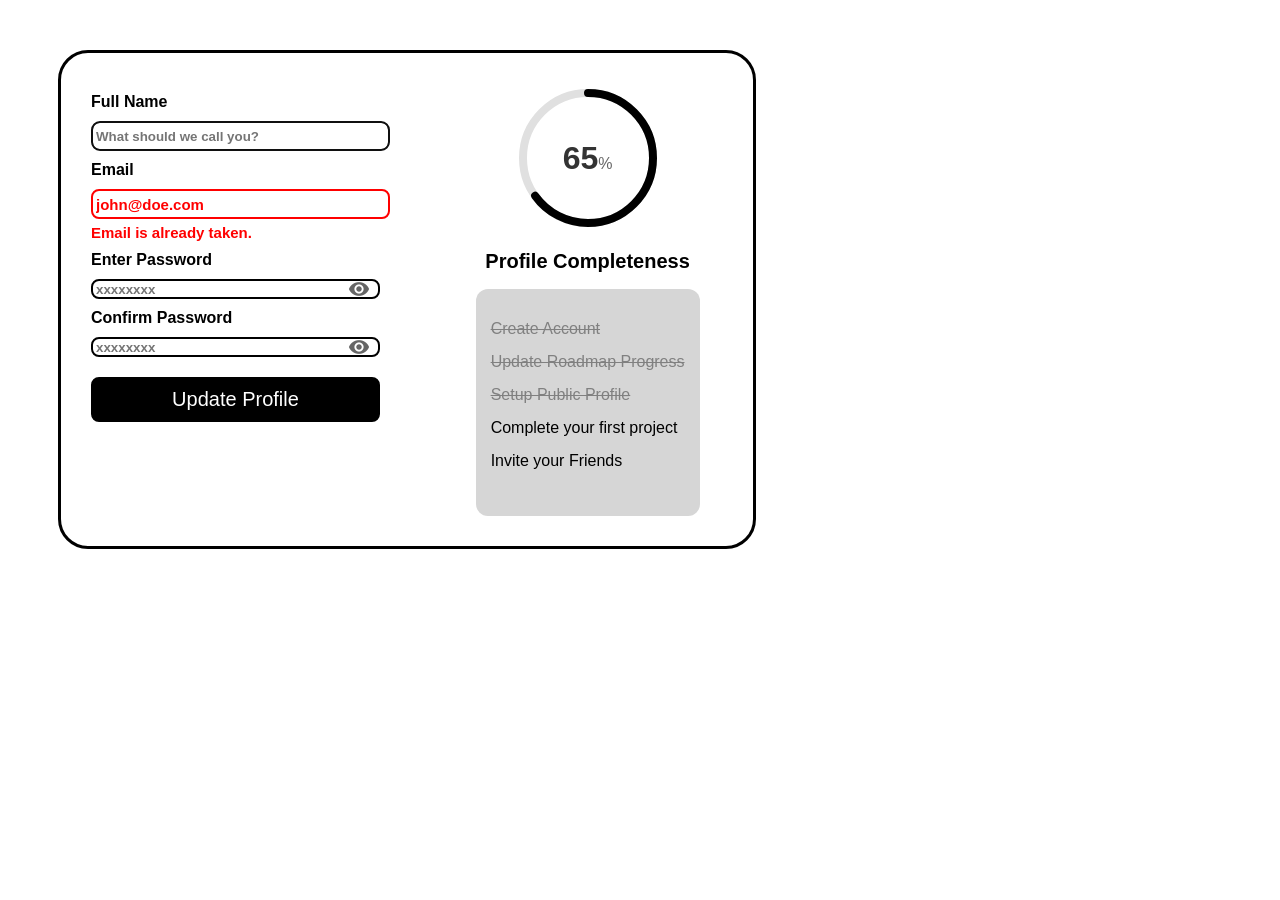
<file: frontend/10-accessible-form-ui/index.html>
<!DOCTYPE html>
<html lang="en">
<head>
    <meta charset="UTF-8">
    <meta name="viewport" content="width=device-width, initial-scale=1.0">
    <link rel="stylesheet" href="style.css">
    <link href="https://fonts.googleapis.com/icon?family=Material+Icons" rel="stylesheet">
    <title>Accessible form ui</title>
</head>
<body>
    <main>
        <section id="form">
            <form>
    <label for="fullname">Full Name</label>
    <input id="fullname" name="fullname" type="text" autofocus required maxlength="1997" placeholder="What should we call you?" aria-required="true" aria-describedby="fullname-error">
    <label for="fullname" class="error inactive" id="fullname-error" aria-live="polite">ERROR</label>

    <label for="email">Email</label>
    <input class="error" id="email" name="email" type="email" required maxlength="300" value="john@doe.com" placeholder="john@example.com" aria-required="true" aria-invalid="true" aria-describedby="email-error">
    <label for="email" class="error active" id="email-error" aria-live="assertive">Email is already taken.</label>

    <label for="password">Enter Password</label>
    <div class="password-container">
        <input id="password" name="password" type="password" required maxlength="300" placeholder="xxxxxxxx" aria-required="true" aria-describedby="password-error">
        <button type="button" class="toggle-password" aria-label="Show password" aria-pressed="false">
            <span class="material-icons" aria-hidden="true">visibility</span>
        </button>
    </div>
    <p class="error inactive" id="password-error" aria-live="polite">ERROR</p>

    <label for="confirm_password">Confirm Password</label>
    <div class="password-container">
        <input id="confirm_password" name="confirm_password" type="password" required maxlength="300" placeholder="xxxxxxxx" aria-required="true" aria-describedby="confirm-password-error">
        <button type="button" class="toggle-password" aria-label="Show password" aria-pressed="false">
            <span class="material-icons" aria-hidden="true">visibility</span>
        </button>
    </div>
    <p class="error inactive" id="confirm-password-error" aria-live="polite">ERROR</p>

    <input type="submit" id="submit" value="Update Profile">
</form>
        </section>
        <section id="progress">
            <div class="circle-progress" id="circularProgress">
                <svg width="150" height="150">
                    <circle class="bg" cx="75" cy="75" r="65"></circle>
                    <circle class="progress" cx="75" cy="75" r="65" 
                            stroke-dasharray="408.4" 
                            stroke-dashoffset="408.4"></circle>
                </svg>
                <div class="percentage">
                    65<small>%</small>
                </div>
            </div>

            <h2>Profile Completeness</h2>
            
            <div id="checklist">
                <ul>
                    <li class="done">  Create Account  </li>
                    <li class="done">  Update Roadmap Progress  </li>
                    <li class="done">  Setup Public Profile  </li>
                    <li>  Complete your first project  </li>
                    <li>  Invite your Friends  </li>
                </ul>
            </div>
        </section>
    </main>

    <script>
        function setProgress(percent) {
            const circle = document.querySelector('.circle-progress .progress');
            const percentageText = document.querySelector('.circle-progress .percentage');
            
            const circumference = 408.4;
            const offset = circumference - (percent / 100) * circumference;
            
            circle.style.strokeDashoffset = offset;
            percentageText.innerHTML = `${Math.round(percent)}<small>%</small>`;
        }

        setProgress(65);
    </script>
</body>
</html>
</file>
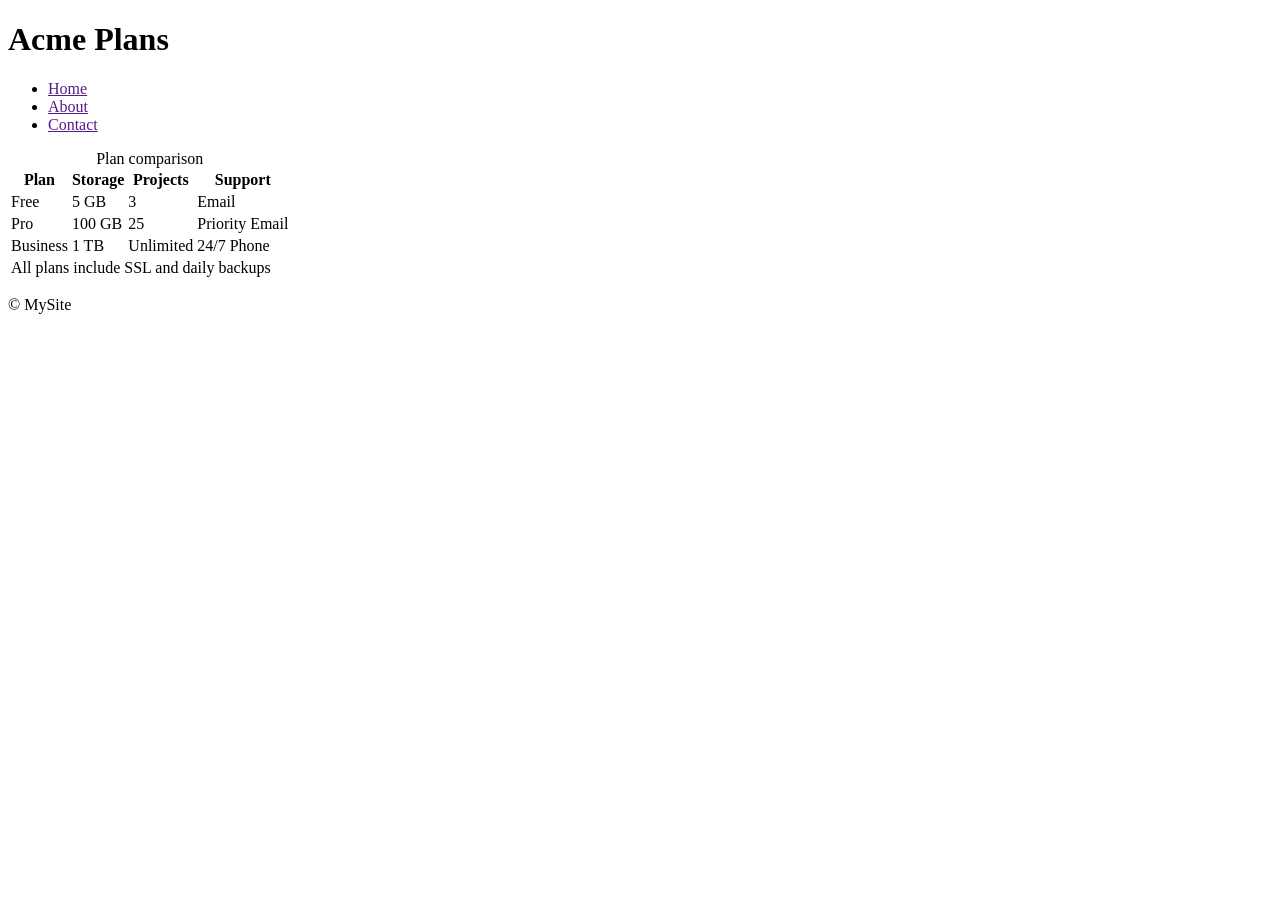
<file: frontend/3-pricing-comparison-table/index.html>
<!DOCTYPE html>
<html lang="en">
<head>
    <meta charset="UTF-8">
    <meta name="viewport" content="width=device-width, initial-scale=1.0">
    <title>Comprasion Table</title>
</head>
<body>
    <header>
        <h1>Acme Plans</h1>
        <nav>
            <ul>
                <li><a href="">Home</a></li>
                <li><a href="">About</a></li>
                <li><a href="">Contact</a></li>
            </ul>
        </nav>
    </header>

    <main>
        <table>
            <caption>Plan comparison</caption>
            <thead>
                <tr>
                    <th scope="col | row">Plan</th>
                    <th scope="col">Storage</th>
                    <th scope="col">Projects</th>
                    <th scope="col">Support</th>
                </tr>
            </thead>
            <tbody>
                <tr>
                    <td scope="row">Free</td>
                    <td>5 GB</td>
                    <td>3</td>
                    <td>Email</td>
                </tr>
                <tr>
                    <td scope="row">Pro</td>
                    <td>100 GB</td>
                    <td>25</td>
                    <td>Priority Email</td>
                </tr>
                <tr>
                    <td scope="row">Business</td>
                    <td>1 TB</td>
                    <td>Unlimited</td>
                    <td>24/7 Phone</td>
                </tr>
                <tr>
                    <td scope="row" colspan="4">All plans include SSL and daily backups</td>
                </tr>
            </tbody>
        </table>
    </main>

    <footer>
        <p>© MySite</p>
    </footer>
</body>
</html>
</file>
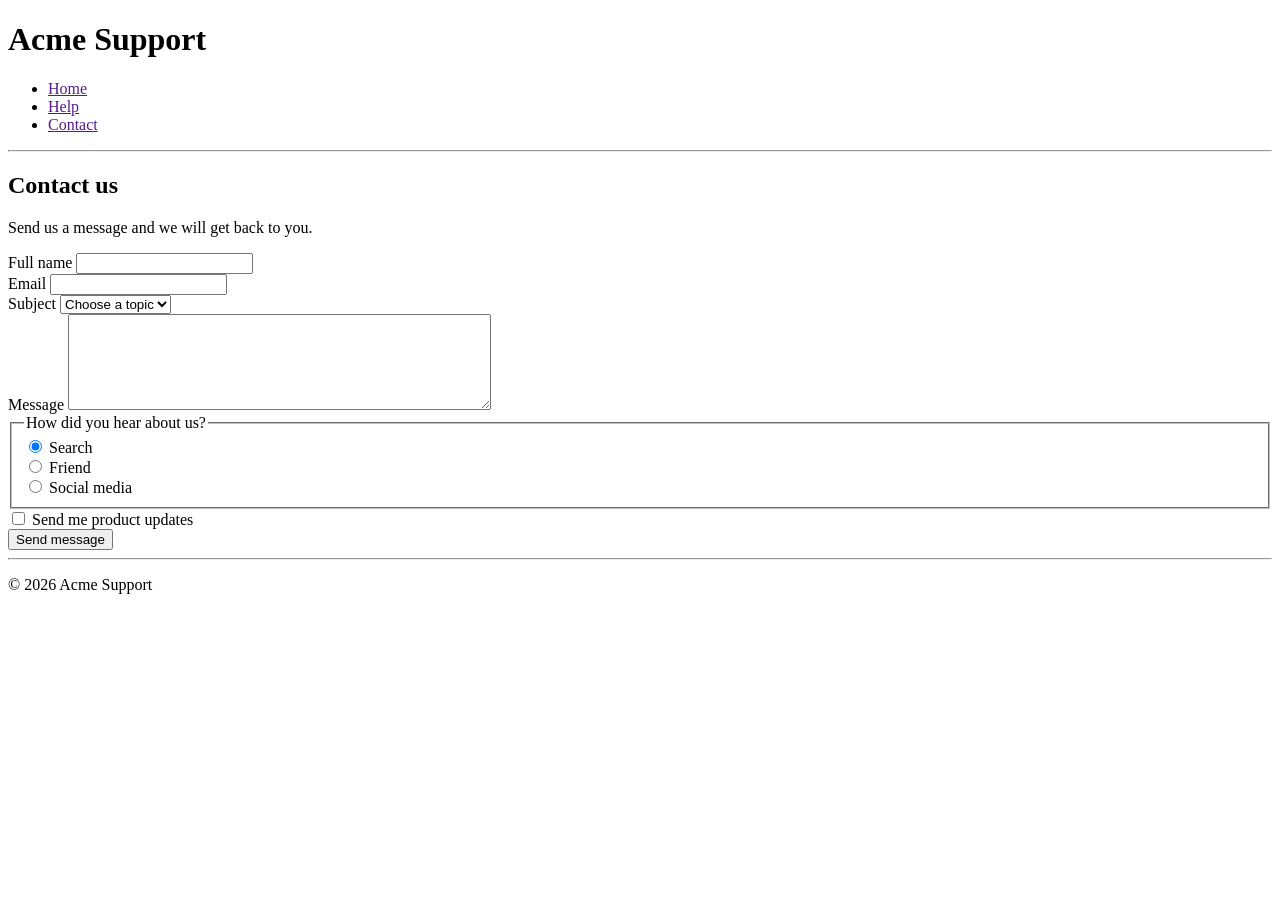
<file: frontend/5-contact-form/index.html>
<!DOCTYPE html>
<html lang="en">
<head>
    <meta charset="UTF-8">
    <meta name="viewport" content="width=device-width, initial-scale=1.0">
    <title>Contact form</title>
</head>
<body>
    <header>
        <h1>Acme Support</h1>
        <nav>
            <ul>
                <li><a href="">Home</a></li>
                <li><a href="">Help</a></li>
                <li><a href="">Contact</a></li>
            </ul>
        </nav>
    </header>

    <main>
        <hr>

        <h2>Contact us</h2>
        <p>Send us a message and we will get back to you.</p>

        <form action="https://example.com" method="POST">
            <div>
                <label for="name">Full name</label>
                <input id="name" name="name" type="text">
            </div>

            <div>
                <label for="email">Email</label>
                <input id="email" name="email" type="email" required minlength="1">
            </div>

            <div>
                <label for="subject">Subject</label>
                <select id="subject" name="subject" required>
                    <option value="" disabled selected hidden>Choose a topic</option>
                    <option value="site">Site</option>
                    <option value="security">Security</option>
                    <option value="other">Other</option>
                </select>
            </div>

            <div>
                <label for="message">Message</label>
                <textarea id="message" name="message" rows="6" cols="50" required minlength="1"></textarea>
            </div>

            <fieldset>
                <legend>How did you hear about us?</legend>

                <div>
                    <input type="radio" id="search" name="how_hear" value="search" checked />
                    <label for="search">Search</label>
                </div>

                <div>
                    <input type="radio" id="friend" name="how_hear" value="friend" />
                    <label for="friend">Friend</label>
                </div>

                <div>
                    <input type="radio" id="social" name="how_hear" value="social" />
                    <label for="social">Social media</label>
                </div>
            </fieldset>

            <input type="checkbox" id="news" name="news">
            <label for="new">Send me product updates</label>

            <div>
                <button type="submit">Send message</button>
            </div>
        </form>
    </main>

    <footer>
        <hr>
        <p>© 2026 Acme Support</p>
    </footer>
</body>
</html>
</file>
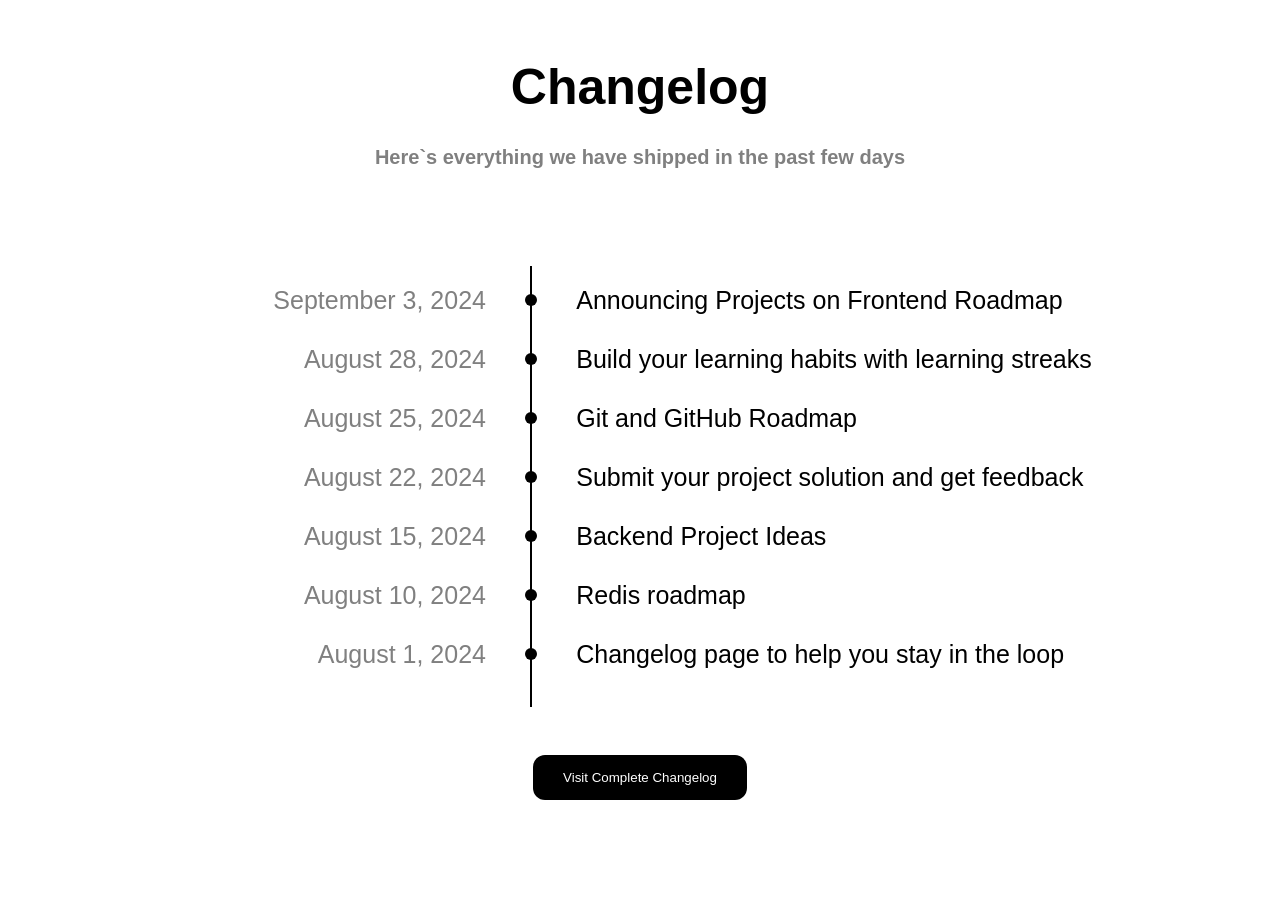
<file: frontend/7-changelog-component/index.html>
<!DOCTYPE html>
<html lang="en">
<head>
    <meta charset="UTF-8">
    <meta name="viewport" content="width=device-width, initial-scale=1.0">
    <title>Changelog Component</title>
    <link rel="stylesheet" href="style.css">
</head>
<body>
    <section id="intro">
        <h1>Changelog</h1>
        <h2>Here`s everything we have shipped in the past few days</h2>
    </section>

    <section id="changelog">
        <ul>
            <li>
                <div class="date">September 3, 2024</div>
                <div class="description">Announcing Projects on Frontend Roadmap</div>
            </li>
            <li>
                <div class="date">August 28, 2024</div>
                <div class="description">Build your learning habits with learning streaks</div>
            </li>
            <li>
                <div class="date">August 25, 2024</div>
                <div class="description">Git and GitHub Roadmap</div>
            </li>
            <li>
                <div class="date">August 22, 2024</div>
                <div class="description">Submit your project solution and get feedback</div>
            </li>
            <li>
                <div class="date">August 15, 2024</div>
                <div class="description">Backend Project Ideas</div>
            </li>
            <li>
                <div class="date">August 10, 2024</div>
                <div class="description">Redis roadmap</div>
            </li>
            <li>
                <div class="date">August 1, 2024</div>
                <div class="description">Changelog page to help you stay in the loop</div>
            </li>
        </ul>
    </section>

    <section id="visit">
        <button>Visit Complete Changelog</button>
    </section>
</body>
</html>
</file>
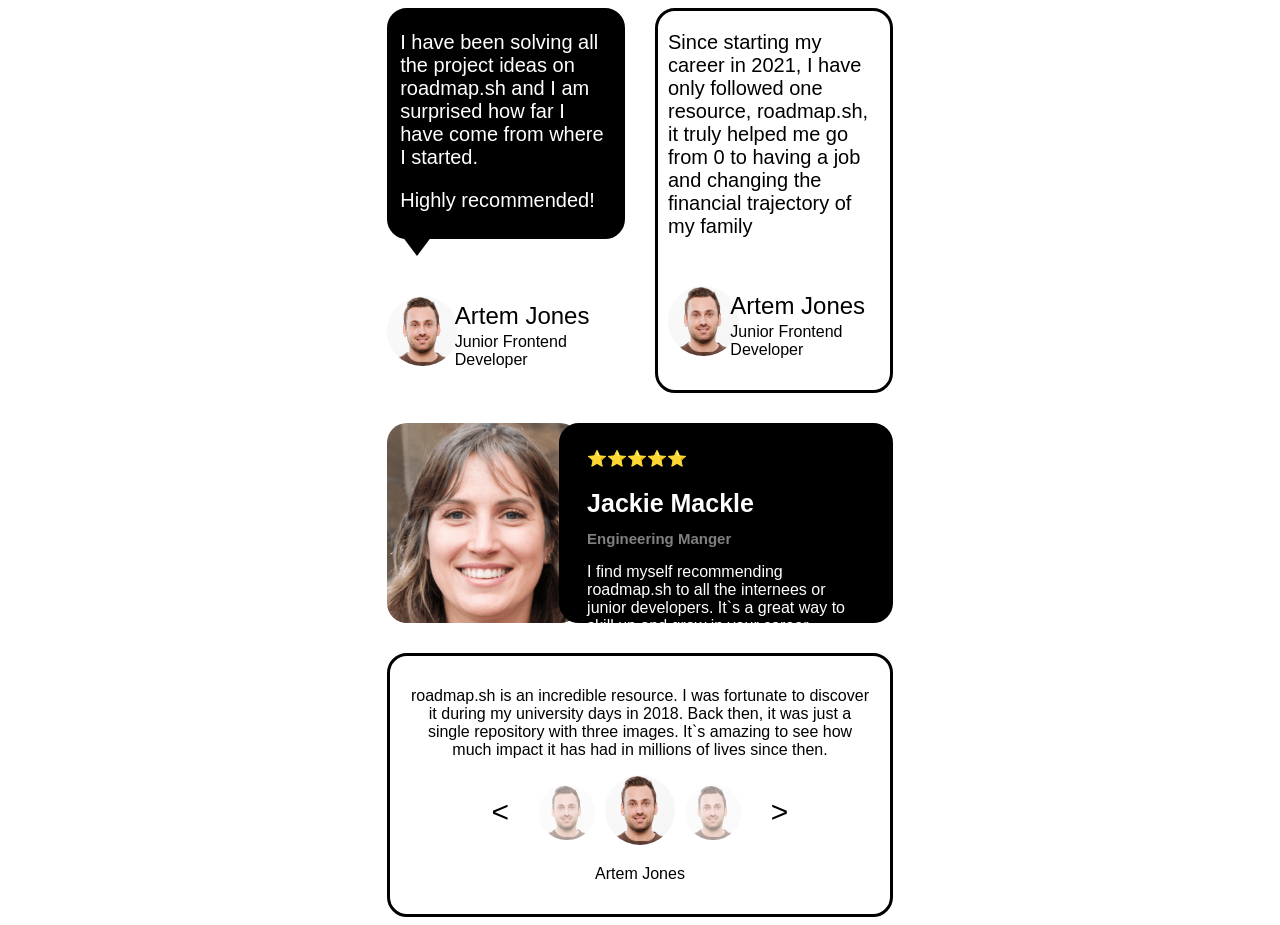
<file: frontend/8-testimonial-cards/index.html>
<!DOCTYPE html>
<html lang="en">
<head>
    <meta charset="UTF-8">
    <meta name="viewport" content="width=device-width, initial-scale=1.0">
    <title>Testimonial cards</title>
    <link rel="stylesheet" href="style.css">
</head>
<body>
    <section id="cards">
        <div id="bubble">
            <div id="dialog">
                <p>I have been solving all the project ideas on roadmap.sh and I am surprised how far I have come from where I started.</p>
                <p>Highly recommended!</p>
            </div>
            <div class="author">
                <img src="images/mister_man.jpg" alt="mister man" height="70px">
                <div class="nick">
                    <p class="name">Artem Jones</p>
                    <p class="spec">Junior Frontend Developer</p>
                </div>
            </div>
        </div>

        <div id="simple">
            <p>Since starting my career in 2021, I have only followed one resource, roadmap.sh, it truly helped me go from 0 to having a job and changing the financial trajectory of my family</p>
            <div class="author">
                <img src="images/mister_man.jpg" alt="mister man" height="70px">
                <div class="nick">
                    <p class="name">Artem Jones</p>
                    <p class="spec">Junior Frontend Developer</p>
                </div>
            </div>
        </div>

        <div id="big">
            <img src="images/miss_woman.png" alt="miss woman" height="70px">
            <div>
                <p>⭐⭐⭐⭐⭐</p>
                <h1>Jackie Mackle</h1>
                <h2>Engineering Manger</h2>
                <p>I find myself recommending roadmap.sh to all the internees or junior developers. It`s a great way to skill up and grow in your career.</p>
            </div>
        </div>

        <div id="multi">
            <p>roadmap.sh is an incredible resource. I was fortunate to discover it during my university days in 2018. Back then, it was just a single repository with three images. It`s amazing to see how much impact it has had in millions of lives since then.</p>
            <div class="select">
                <p><</p>
                <img class="inactive" src="images/mister_man.jpg" alt="mister man" height="70px">
                <img class="active" src="images/mister_man.jpg" alt="mister man" height="70px">
                <img class="inactive" src="images/mister_man.jpg" alt="mister man" height="70px">
                <p>></p>
            </div>
            <p class="author">Artem Jones</p>
        </div>
    </section>
</body>
</html>
</file>
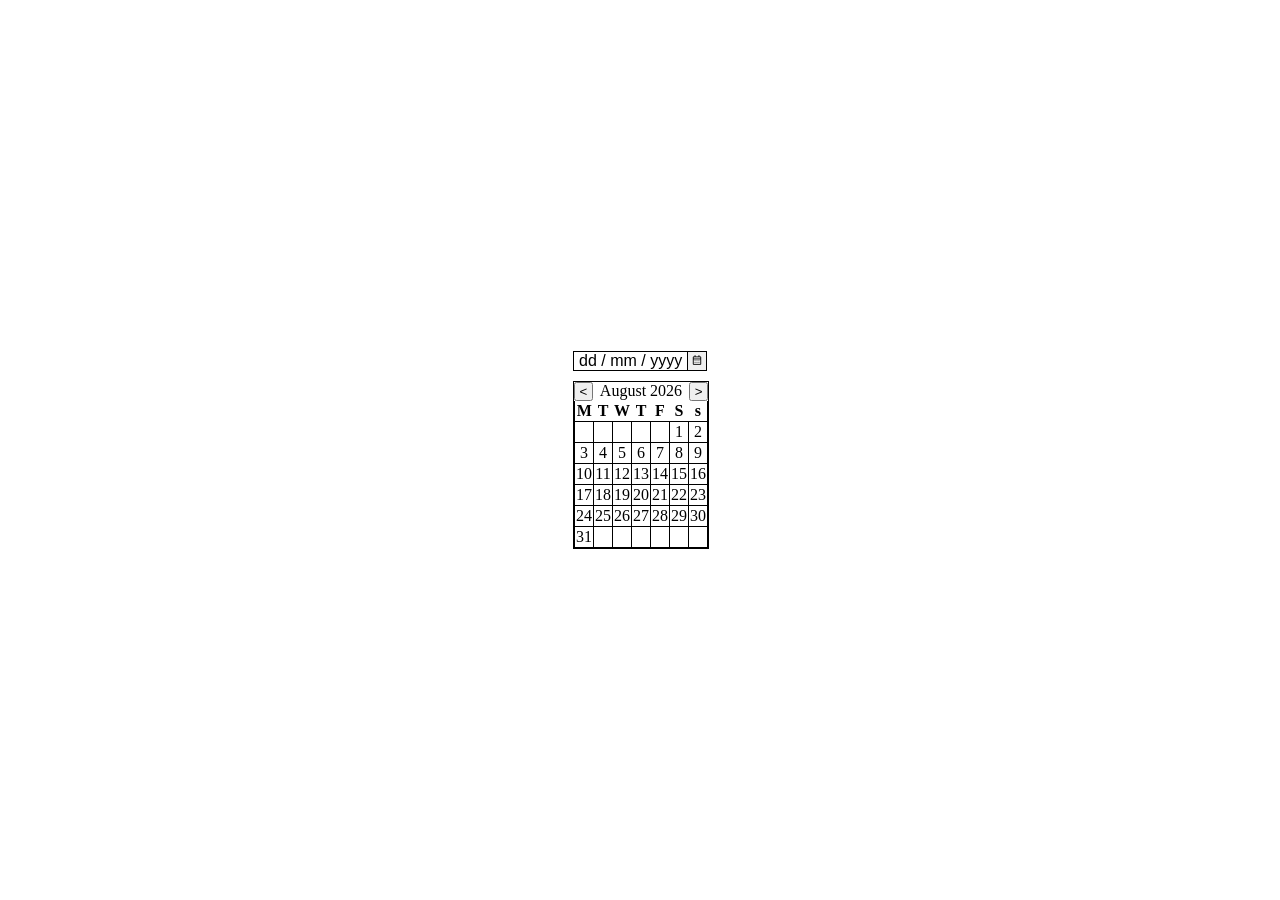
<file: frontend/9-datepicker-ui/index.html>
<!DOCTYPE html>
<html lang="en">
<head>
    <meta charset="UTF-8">
    <meta name="viewport" content="width=device-width, initial-scale=1.0">
    <link rel="stylesheet" href="https://fonts.googleapis.com/css2?family=Material+Symbols+Outlined:opsz,wght,FILL,GRAD@20..48,100..700,0..1,-50..200&icon_names=calendar_month" />
    <link rel="stylesheet" href="style.css">
    <title>Datepicker UI</title>
</head>
<body>
    <div class="datepicker">
        <div class="input">
            <span class="input">dd / mm / yyyy</span>
            <button><span class="material-symbols-outlined">calendar_month</span></button>
        </div>

        <div class="main">
            <table>
                <caption>
                    <div>
                        <button name="pred"><</button>
                        <span>August 2026</span>
                        <button name="next">></button>
                    </div>
                </caption>
                <thead>
                    <tr>
                        <th scope="col">M</th>
                        <th scope="col">T</th>
                        <th scope="col">W</th>
                        <th scope="col">T</th>
                        <th scope="col">F</th>
                        <th scope="col">S</th>
                        <th scope="col">s</th>
                    </tr>
                </thead>
                <tbody>
                    <tr>
                        <td></td>
                        <td></td>
                        <td></td>
                        <td></td>
                        <td></td>
                        <td>1</td>
                        <td>2</td>
                    </tr>
                    <tr>
                        <td>3</td>
                        <td>4</td>
                        <td>5</td>
                        <td>6</td>
                        <td>7</td>
                        <td>8</td>
                        <td>9</td>
                    </tr>
                    <tr>
                        <td>10</td>
                        <td>11</td>
                        <td>12</td>
                        <td>13</td>
                        <td>14</td>
                        <td>15</td>
                        <td>16</td>
                    </tr>
                    <tr>
                        <td>17</td>
                        <td>18</td>
                        <td>19</td>
                        <td>20</td>
                        <td>21</td>
                        <td>22</td>
                        <td>23</td>
                    </tr>
                    <tr>
                        <td>24</td>
                        <td>25</td>
                        <td>26</td>
                        <td>27</td>
                        <td>28</td>
                        <td>29</td>
                        <td>30</td>
                    </tr>
                    <tr>
                        <td>31</td>
                        <td></td>
                        <td></td>
                        <td></td>
                        <td></td>
                        <td></td>
                        <td></td>
                    </tr>
                </tbody>
            </table>
        </div>
    </div>
</body>
</html>
</file>
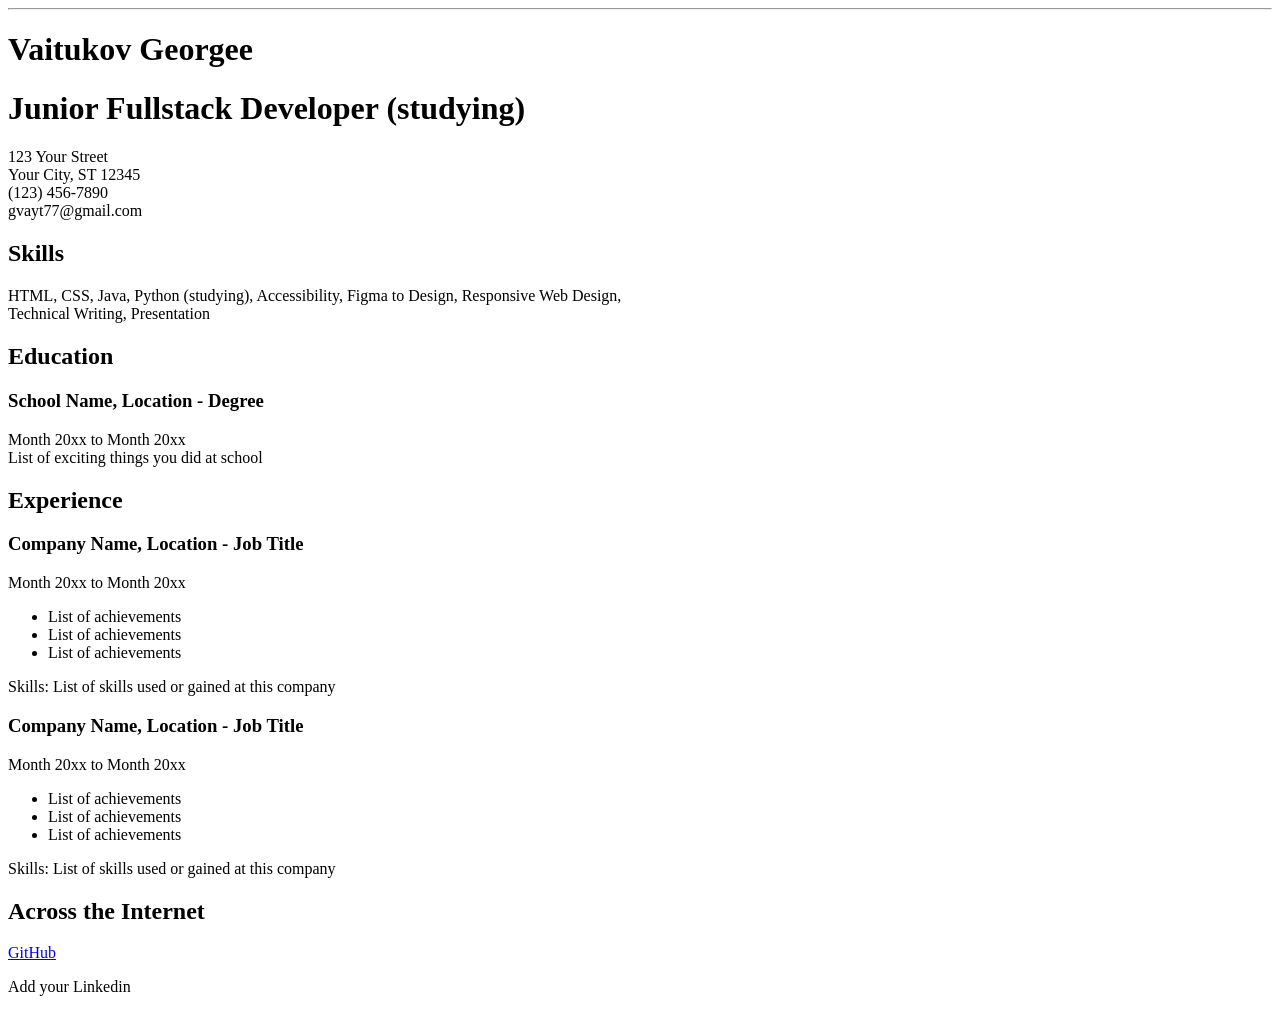
<file: frontend/single-page-CV/index.html>
<!DOCTYPE html>
<html lang="en">
<head>
    <meta charset="UTF-8">
    <meta name="viewport" content="width=device-width, initial-scale=1.0">
    <meta name="description" content="Single-page CV of Georgee Vaitukov, Junior Frontend Developer">
    <meta name="author" content="Georgee Vaitukov">
    <meta name="keywords" content="resume, CV, single-page, frontend, junior">
    <meta http-equiv="Content-Type" content="text/html" />
    <meta name="robots" content="all" />
    <meta property="og:title" content="Georgee Vaitukov - "/>
    <meta property="og:type" content="article" />
    <meta property="og:url" content="https://example.com" />
    <meta property="og:image" content="https://encrypted-tbn0.gstatic.com/images?q=tbn:ANd9GcQywDunLFXF6ubKTtw3l8VF6PY3U8MjsMryu8YBGmxJDw&s=10"/>
    <title>Single-Page CV</title>
    <link rel="icon" href="favicon.ico" type="image/x-icon">
</head>
<body>
    <header>
        <hr>
        <h1>Vaitukov Georgee</h1>
        <h1>Junior Fullstack Developer (studying)</h2>
        <p>
            123 Your Street<br>
            Your City, ST 12345<br>
            (123) 456-7890<br>
            gvayt77@gmail.com
        </p>
    </header>
    <main>
        <section class="skills">
            <h2>Skills</h2>
            <p>HTML, CSS, Java, Python (studying), Accessibility, Figma to Design, Responsive Web Design,
                <br> Technical Writing, Presentation
            </p>
        </section>
        <section class="education">
            <h2>Education</h2>
            <h3>School Name, Location - Degree</h3>
            <p>
                Month 20xx to Month 20xx
                <br>List of exciting things you did at school
            </p>
        </section>
        <section class="experience">
            <h2>Experience</h2>
            <h3>Company Name, Location - Job Title</h3>
            <p>
                Month 20xx to Month 20xx
                <ul>
                    <li>List of achievements</li>
                    <li>List of achievements</li>
                    <li>List of achievements</li>
                </ul>
                Skills: List of skills used or gained at this company
            </p>
    
            <h3>Company Name, Location - Job Title</h3>
            <p>
                Month 20xx to Month 20xx
                <ul>
                    <li>List of achievements</li>
                    <li>List of achievements</li>
                    <li>List of achievements</li>
                </ul>
                Skills: List of skills used or gained at this company
            </p>
        </section>
    </main>
    <footer>
        <h2>Across the Internet</h2>
        <a href="https://github.com/George-7777">GitHub</a>
        <p>Add your Linkedin</p>
    </footer>
</body>
</html>
</file>
<file: frontend/10-accessible-form-ui/style.css>
main {
    margin: 50px;
    border: 3px solid black;
    border-radius: 30px;
    padding: 30px;
    display: grid;
    grid-template-columns: 4fr 3fr;
    width: 50%;
}
p, label, h2, li {
    font-family: Arial, sans-serif;
}
label {
    display: block;
    font-weight: bold;
    margin-bottom: 10px;
    margin-top: 10px;
}
input {
    font-weight: bold;
    border: 2px solid black;
    border-radius: 8px;
    width: 80%;
    height: 20px;
    padding: 3px;
}
.inactive {
    display: none;
}
#submit {
    margin-top: 20px;
    height: 45px;
    background-color: black;
    color: white;
    padding: auto;
    font-weight: normal;
    font-size: 20px;
}
.error:not(input) {
    margin-top: 5px;
}
.error {
    font-size: 15px;
    color: red;
}
input.error {
    border-color: red;
}
h2 {
    font-size: 20px;
}
#progress {
    display: flex;
    justify-content: center;
    flex-direction: column;
    align-items: center;
}
#checklist {
    border-radius: 12px;
    background-color: rgb(214, 214, 214);
}
ul {
    list-style: none;
    padding-left: 0;
    padding: 15px;
}
li {
    margin-bottom: 15px;
}
li.done {
    text-decoration: line-through;
    color: gray;
}

.password-container {
    position: relative;
    width: 80%;
}

.password-container input {
    width: 100%;
    padding-right: 40px;
    box-sizing: border-box;
}

.toggle-password {
    position: absolute;
    right: 10px;
    top: 50%;
    transform: translateY(-50%);
    background: none;
    border: none;
    cursor: pointer;
    font-size: 16px;
    margin-top: 1.5px;
    padding: 0;
    color: #666;
}
.toggle-password .material-icons {
            font-size: 22px;
}

.circle-progress {
    position: relative;
    width: 150px;
    height: 150px;
}
.circle-progress svg {
    transform: rotate(-90deg);
}

.circle-progress .bg {
    fill: none;
    stroke: #e0e0e0;
    stroke-width: 8;
}

.circle-progress .progress {
    fill: none;
    stroke: #000000;
    stroke-width: 8;
    stroke-linecap: round;
    transition: stroke-dashoffset 0.5s ease;
}

.circle-progress .percentage {
    position: absolute;
    top: 50%;
    left: 50%;
    transform: translate(-50%, -50%);
    font-family: Arial, sans-serif;
    font-size: 32px;
    font-weight: bold;
    color: #333;
}
.circle-progress .percentage small {
    font-size: 16px;
    font-weight: normal;
    color: #666;
}
</file>
<file: frontend/7-changelog-component/style.css>
body, #intro {
    display: flex;
    justify-content: center;
    flex-direction: column;
    align-items: center;
}
h1, h2, #changelog ul li div, #visit button {
    font-family: Arial, Helvetica, sans-serif;
}
h1 {
    font-size: 50px;
    margin-top: 50px;
    margin-bottom: 15px;
}
h2 {
    margin-top: 15px;
    font-size: 20px;
    color: grey;
}
#changelog {
    margin-top: 70px;
}
#changelog ul {
    list-style: none;
}
#changelog ul li {
    grid-template-columns: 1fr 0.35fr 2fr;
    display: grid;
    margin-top: 30px;
}
#changelog ul li div {
    font-size: 25px;
}
#changelog ul li .date {
    color: gray;
    text-align: right;
    grid-column: 1;
    grid-row: 1;
}
#changelog ul li .description {
    grid-column: 3 / 4;
    grid-row: 1;
}
#changelog ul li::before {
    content: '';
    grid-column: 2;
    grid-row: 1;
    width: 2px;
    height: 300%;
    background-color: #000;
    justify-self: center;
    position: relative;
    transform: translateY(-20px); 
}
#changelog ul li::after {
    content: '';
    grid-column: 2;
    grid-row: 1;
    justify-self: center;
    align-self: center;
    width: 12px;
    height: 12px;
    background-color: #000;
    border-radius: 50%;
    z-index: 2;
    pointer-events: none;
}
#visit {
    margin-top: 70px;
}
#visit button {
    padding: 15px 30px;
    border: none;
    border-radius: 12px;
    background-color: #000;
    color: white;
}
</file>
<file: frontend/8-testimonial-cards/style.css>
#cards {
    display: grid;
    grid-template-columns: repeat(2, 1fr);
    gap: 30px;

    margin-left: 30%;
    margin-right: 30%;
}
p, h1, h2 {
    font-family: Arial, sans-serif;
}
img {
    border-radius: 35px;
}
#bubble #dialog, #simple, #big img, #big div, #multi {
    border: 3px solid black;
    border-radius: 20px;
}
#big img {
    border-width: 0;
    height: 100%;
}
#bubble, #simple {
    display: grid;
    gap: 15px;
    grid-template-rows: 60% 40%;
}
#simple > p {
    font-size: 20px;
}
#bubble #dialog, #simple {
    padding: 10px;
    padding-top: 0px;
}
#bubble {
    grid-column: 1;
    grid-row: 1;
    position: relative;
}
#bubble #dialog {
    background-color: black;
    color: white;
    font-size: 20px;
    position: relative;
}

#bubble #dialog::after {
    content: '';
    position: absolute;
    bottom: -20px;
    left: 5%;
    border-left: 15px solid transparent;
    border-right: 15px solid transparent;
    border-top: 20px solid black;
}
div.author {
    display: grid;
    grid-template-columns: 20% 80%;
}
.author .nick {
    grid-column: 2;
    display: flex;
    justify-content: center;
    flex-direction: column;
    margin-left: 20px;
}
.author .nick p {
    text-align: left;
}
.author img {
    margin: auto;
}
.nick .name { 
    font-size: 24px;
    margin-bottom: 0;
}
.nick .spec {
    margin-top: 3px;
}
#simple {
    grid-column: 2;
    grid-row: 1;
}
#big {
    grid-column: 1 / 3;
    grid-row: 2;
    display: grid;
    grid-template-columns: 34% 66%;
    grid-auto-rows: 200px;
}
#big div {
    background-color: black;
    color: white;
    padding: 25px;
    padding-top: 7px;
}
#big div h1 {
    font-size: 25px;
    margin-bottom: 0;
}
#big div h2 {
    font-size: 15px;
    color: grey;
}
#multi {
    grid-column: 1 / 3;
    grid-row: 3;
    padding: 15px 20px;
    display: flex;
    justify-content: center;
    flex-direction: column;
    align-items: center;
}
#multi .select {
    display: flex;
}
#multi p {
    text-align: center;
}
#multi .select p {
    font-size: 30px;
    padding: auto;
    margin: 20px;
}
#multi .select img.inactive {
    height: 55px;
    opacity: 0.5;
    margin: auto;
    margin-left: 10px;
    margin-right: 10px;
}
</file>
<file: frontend/9-datepicker-ui/style.css>
body {
    display: flex;
    justify-content: center;
    align-items: center;
    margin: 0;
    min-height: 100vh;
}
.datepicker {
    width: 134px;
}
.datepicker div.input {
    display: grid;
    grid-template-columns: 86% 14%;
    margin-bottom: 10px;
}
.datepicker caption div {
    display: grid;
    grid-template-columns: 14% 72% 14%;
    border: 1px solid black;
    border-bottom: none;
}
.datepicker caption div button {
    text-align: center;
    padding: 0;
}
.datepicker span.input {
    font-size: 16px;
    font-family: Arial, Helvetica, sans-serif;
    padding: auto;
    text-align: center;
    border: 1px solid black;
}
.datepicker div.input button {
    padding: 0;
    border: 1px solid black;
    border-left: none;
}
.datepicker div.input {
    width: 100%;
}
.material-symbols-outlined {
    font-size: 12px;
  font-variation-settings:
  'FILL' 0,
  'wght' 400,
  'GRAD' 0,
  'opsz' 20
}
.datepicker table {
    border-collapse: collapse;
    border: 2px solid black;
    border-top: none;
}
.datepicker td {
    border: 1px solid black;
    text-align: center;
    padding: auto;
}
</file>
